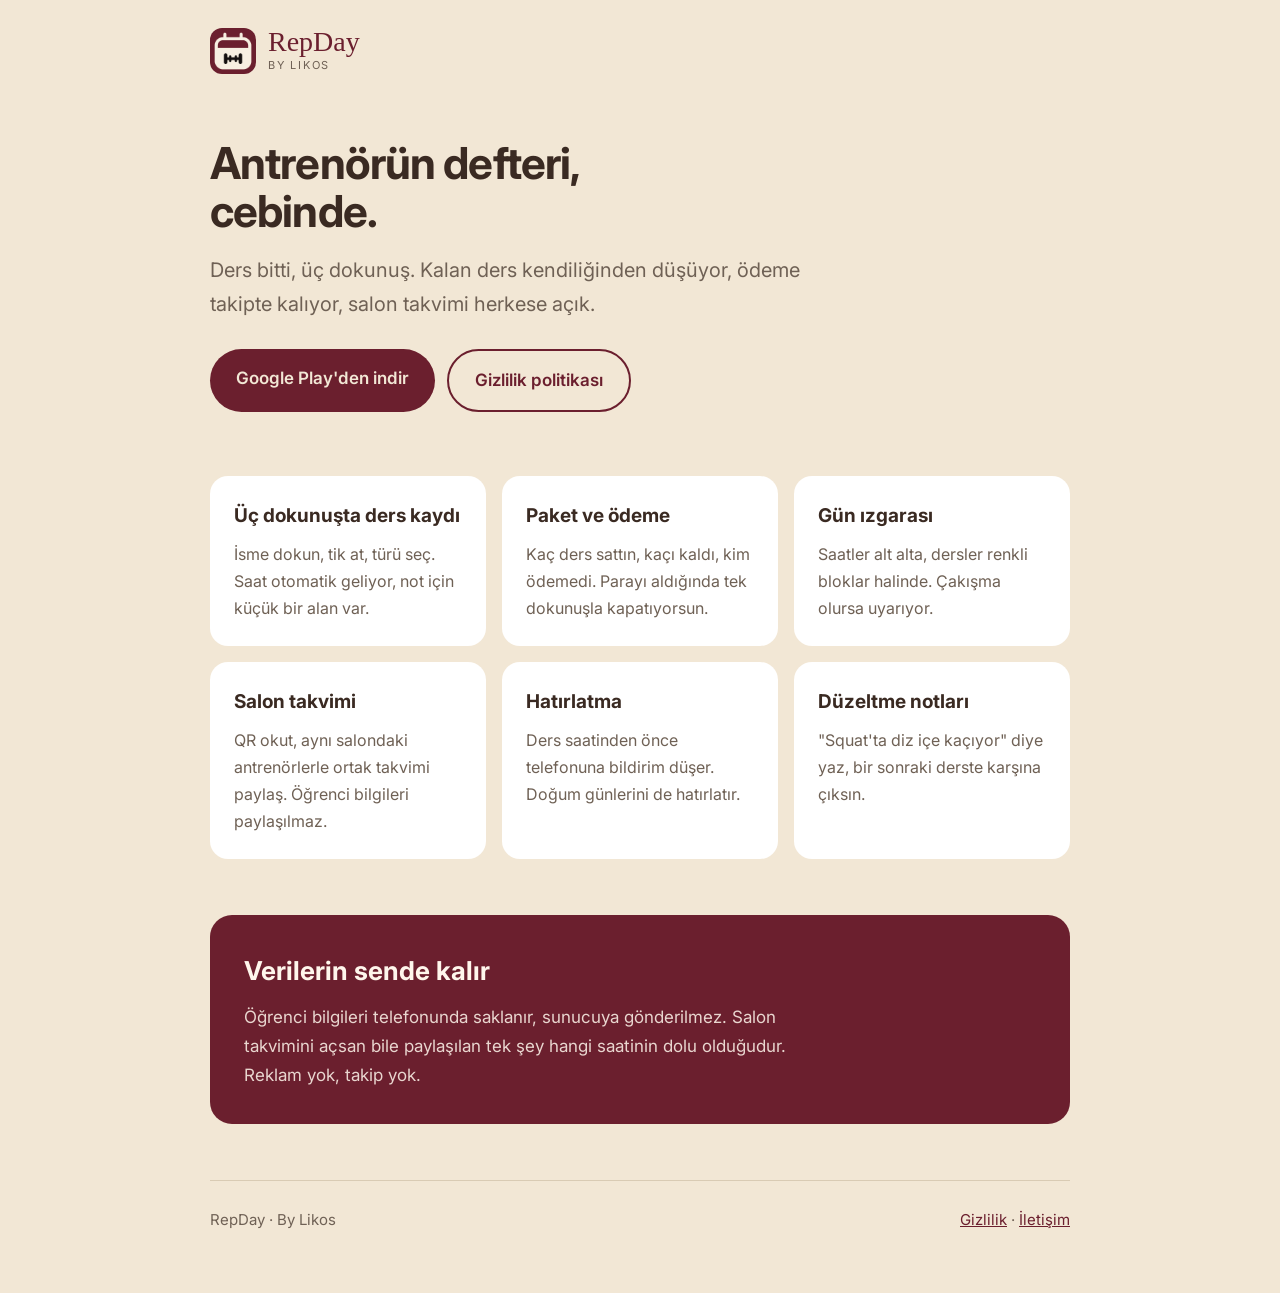
<file: index.html>
<!DOCTYPE html>
<html lang="tr">
<head>
<meta charset="utf-8">
<meta name="viewport" content="width=device-width, initial-scale=1">
<title>RepDay · Antrenörün defteri</title>
<meta name="description" content="Dersleri işle, paketleri takip et, salon takvimini paylaş. Antrenörler için sade bir defter.">
<meta property="og:title" content="RepDay · Antrenörün defteri">
<meta property="og:description" content="Dersleri işle, paketleri takip et, salon takvimini paylaş.">
<meta property="og:image" content="repday-icon.png">
<link rel="icon" href="repday-icon.png">
<link href="https://fonts.googleapis.com/css2?family=Inter:wght@400;500;600;700&family=Permanent+Marker&display=swap" rel="stylesheet">
<style>
  :root{--bordo:#6B1F2E;--krem:#F2E7D5;--kart:#FFFFFF;--metin:#3A2A22;--soluk:#6F6155;--cizgi:#D9CBB4}
  *{box-sizing:border-box;margin:0;padding:0}
  body{background:var(--krem);color:var(--metin);font:400 17px/1.7 Inter,system-ui,sans-serif}
  .sar{max-width:900px;margin:0 auto;padding:0 20px}
  header{padding:28px 0;display:flex;align-items:center;gap:12px}
  header img{width:46px;height:46px;border-radius:12px}
  .marka{font-family:'Permanent Marker',cursive;font-size:28px;color:var(--bordo);line-height:1}
  .by{font-size:11px;letter-spacing:.16em;color:var(--soluk)}
  .kahraman{padding:36px 0 56px}
  h1{font-size:44px;line-height:1.1;letter-spacing:-.02em;margin-bottom:18px;max-width:16ch}
  .alt{font-size:20px;color:var(--soluk);max-width:46ch;margin-bottom:28px}
  .dugmeler{display:flex;gap:12px;flex-wrap:wrap}
  .btn{display:inline-block;background:var(--bordo);color:var(--krem);padding:15px 26px;border-radius:99px;
       text-decoration:none;font-weight:600}
  .btn.bos{background:transparent;color:var(--bordo);border:2px solid var(--bordo)}
  .izgara{display:grid;grid-template-columns:repeat(auto-fit,minmax(250px,1fr));gap:16px;padding:8px 0 56px}
  .kart{background:var(--kart);border-radius:18px;padding:24px}
  .kart h3{font-size:19px;margin-bottom:8px}
  .kart p{color:var(--soluk);font-size:16px}
  .serit{background:var(--bordo);color:#FFF6EC;border-radius:22px;padding:34px;margin-bottom:56px}
  .serit h2{font-size:26px;margin-bottom:10px}
  .serit p{opacity:.85;max-width:52ch}
  footer{border-top:1px solid var(--cizgi);padding:26px 0 60px;color:var(--soluk);font-size:15px;
         display:flex;gap:18px;flex-wrap:wrap;justify-content:space-between}
  footer a{color:var(--bordo)}
  @media(max-width:640px){h1{font-size:32px}.alt{font-size:18px}}
</style>
</head>
<body>
<div class="sar">
  <header>
    <img src="repday-icon.png" alt="RepDay">
    <div><div class="marka">RepDay</div><div class="by">BY LIKOS</div></div>
  </header>

  <section class="kahraman">
    <h1>Antrenörün defteri, cebinde.</h1>
    <p class="alt">Ders bitti, üç dokunuş. Kalan ders kendiliğinden düşüyor, ödeme takipte kalıyor, salon takvimi herkese açık.</p>
    <div class="dugmeler">
      <a class="btn" href="#">Google Play'den indir</a>
      <a class="btn bos" href="gizlilik.html">Gizlilik politikası</a>
    </div>
  </section>

  <section class="izgara">
    <div class="kart"><h3>Üç dokunuşta ders kaydı</h3><p>İsme dokun, tik at, türü seç. Saat otomatik geliyor, not için küçük bir alan var.</p></div>
    <div class="kart"><h3>Paket ve ödeme</h3><p>Kaç ders sattın, kaçı kaldı, kim ödemedi. Parayı aldığında tek dokunuşla kapatıyorsun.</p></div>
    <div class="kart"><h3>Gün ızgarası</h3><p>Saatler alt alta, dersler renkli bloklar halinde. Çakışma olursa uyarıyor.</p></div>
    <div class="kart"><h3>Salon takvimi</h3><p>QR okut, aynı salondaki antrenörlerle ortak takvimi paylaş. Öğrenci bilgileri paylaşılmaz.</p></div>
    <div class="kart"><h3>Hatırlatma</h3><p>Ders saatinden önce telefonuna bildirim düşer. Doğum günlerini de hatırlatır.</p></div>
    <div class="kart"><h3>Düzeltme notları</h3><p>"Squat'ta diz içe kaçıyor" diye yaz, bir sonraki derste karşına çıksın.</p></div>
  </section>

  <section class="serit">
    <h2>Verilerin sende kalır</h2>
    <p>Öğrenci bilgileri telefonunda saklanır, sunucuya gönderilmez. Salon takvimini açsan bile paylaşılan tek şey hangi saatinin dolu olduğudur. Reklam yok, takip yok.</p>
  </section>

  <footer>
    <span>RepDay · By Likos</span>
    <span><a href="gizlilik.html">Gizlilik</a> · <a href="mailto:gokhanlikos3435@gmail.com">İletişim</a></span>
  </footer>
</div>
</body>
</html>
</file>
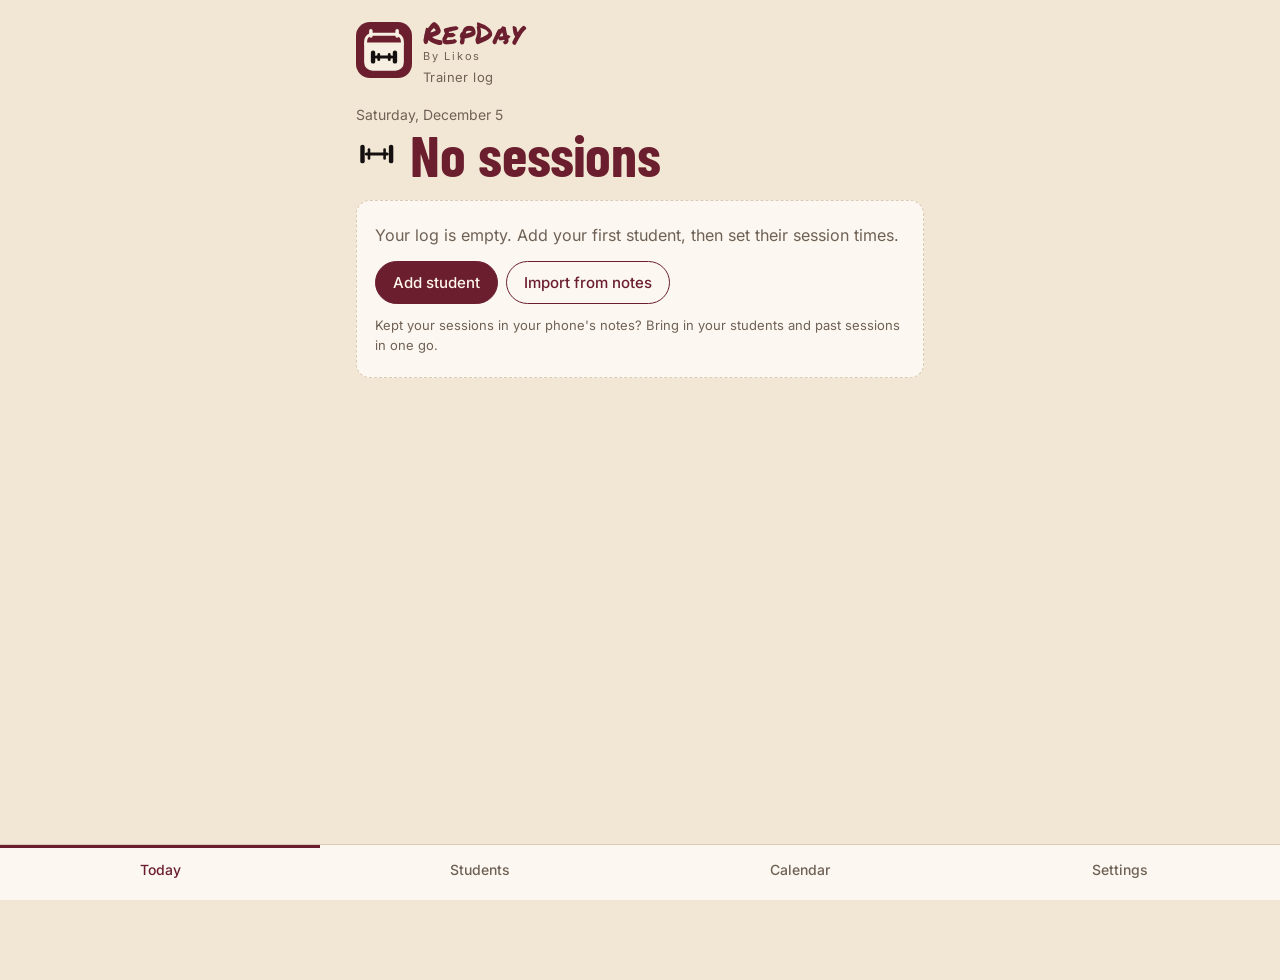
<file: uygulama/index.html>
<!doctype html>
<html lang="tr">
  <head>
    <meta charset="UTF-8" />
    <link rel="icon" type="image/svg+xml" href="./favicon.svg" />
    <meta name="viewport" content="width=device-width, initial-scale=1.0, viewport-fit=cover" />
    <title>RepDay</title>
    <script type="module" crossorigin src="./assets/index-BPRRx82Q.js"></script>
    <link rel="stylesheet" crossorigin href="./assets/index-CtfPqK6G.css">
  </head>
  <body>
    <div id="root"></div>
  </body>
</html>
</file>
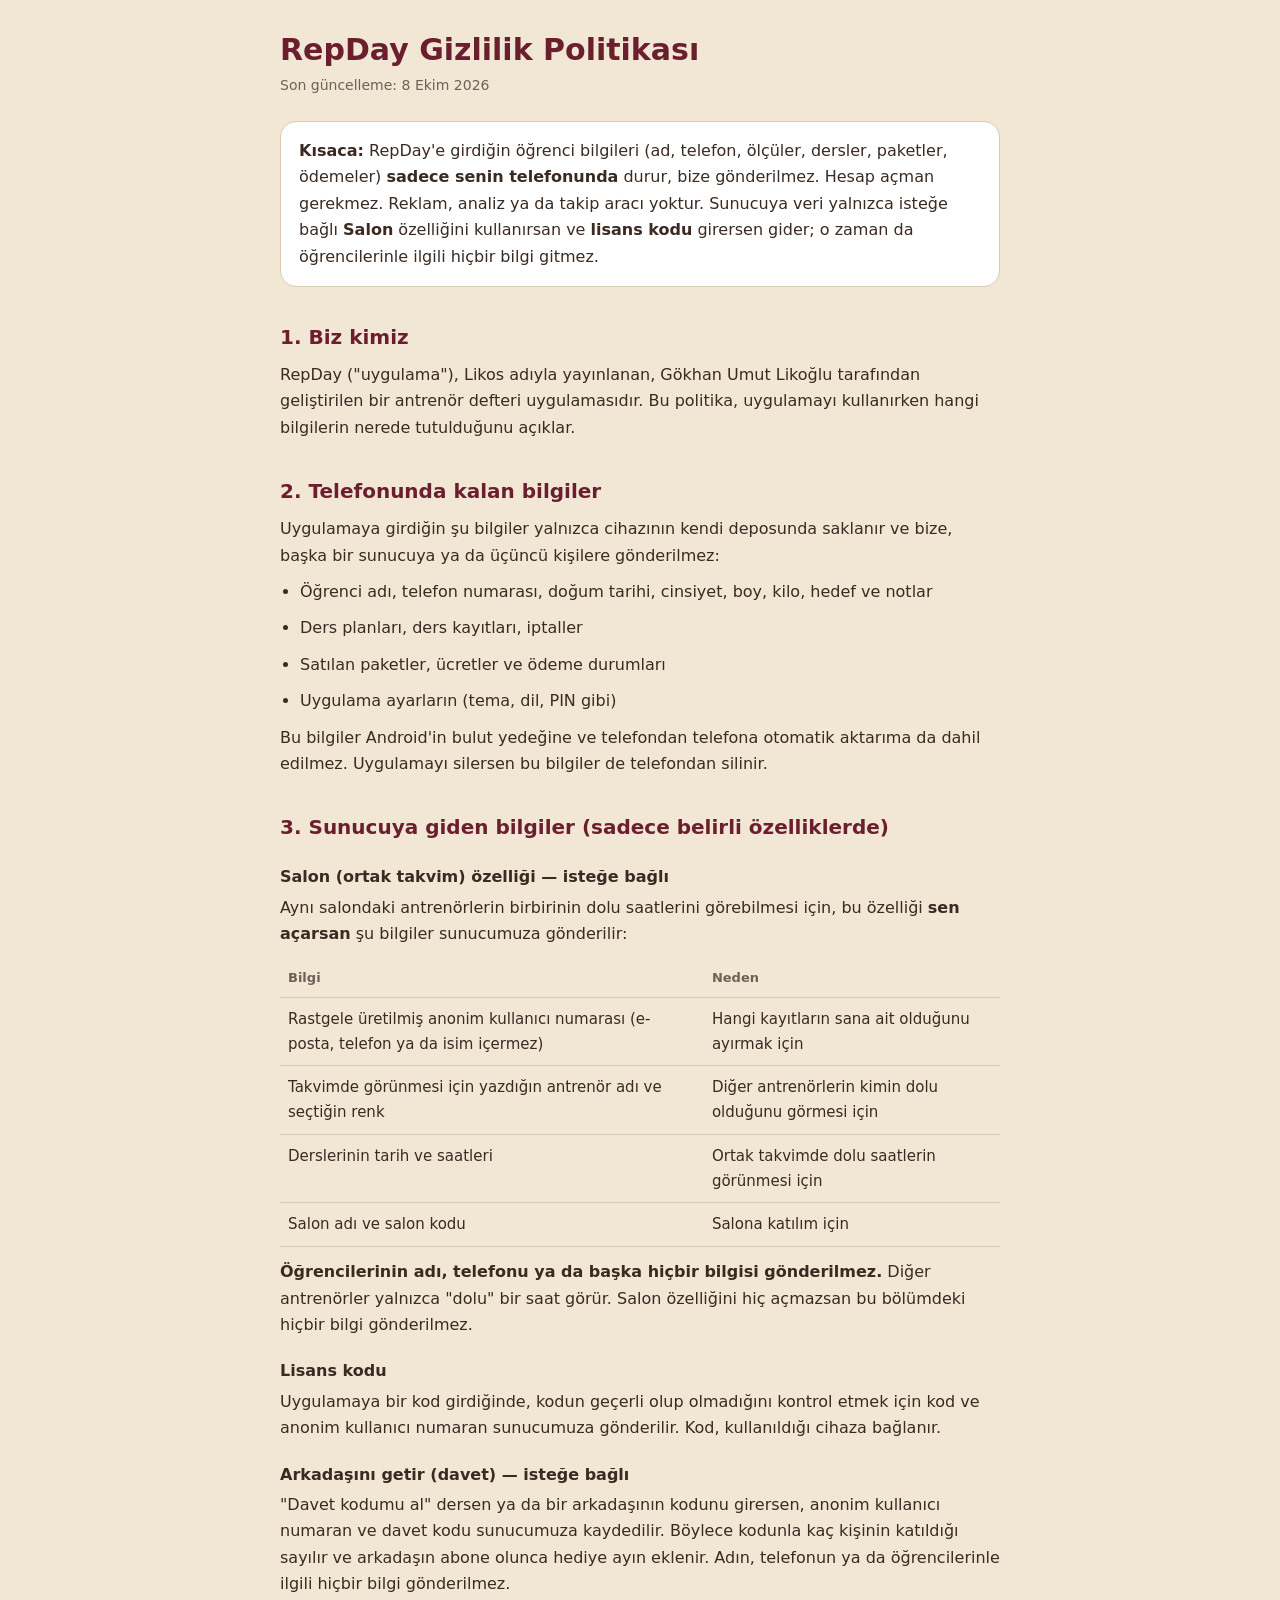
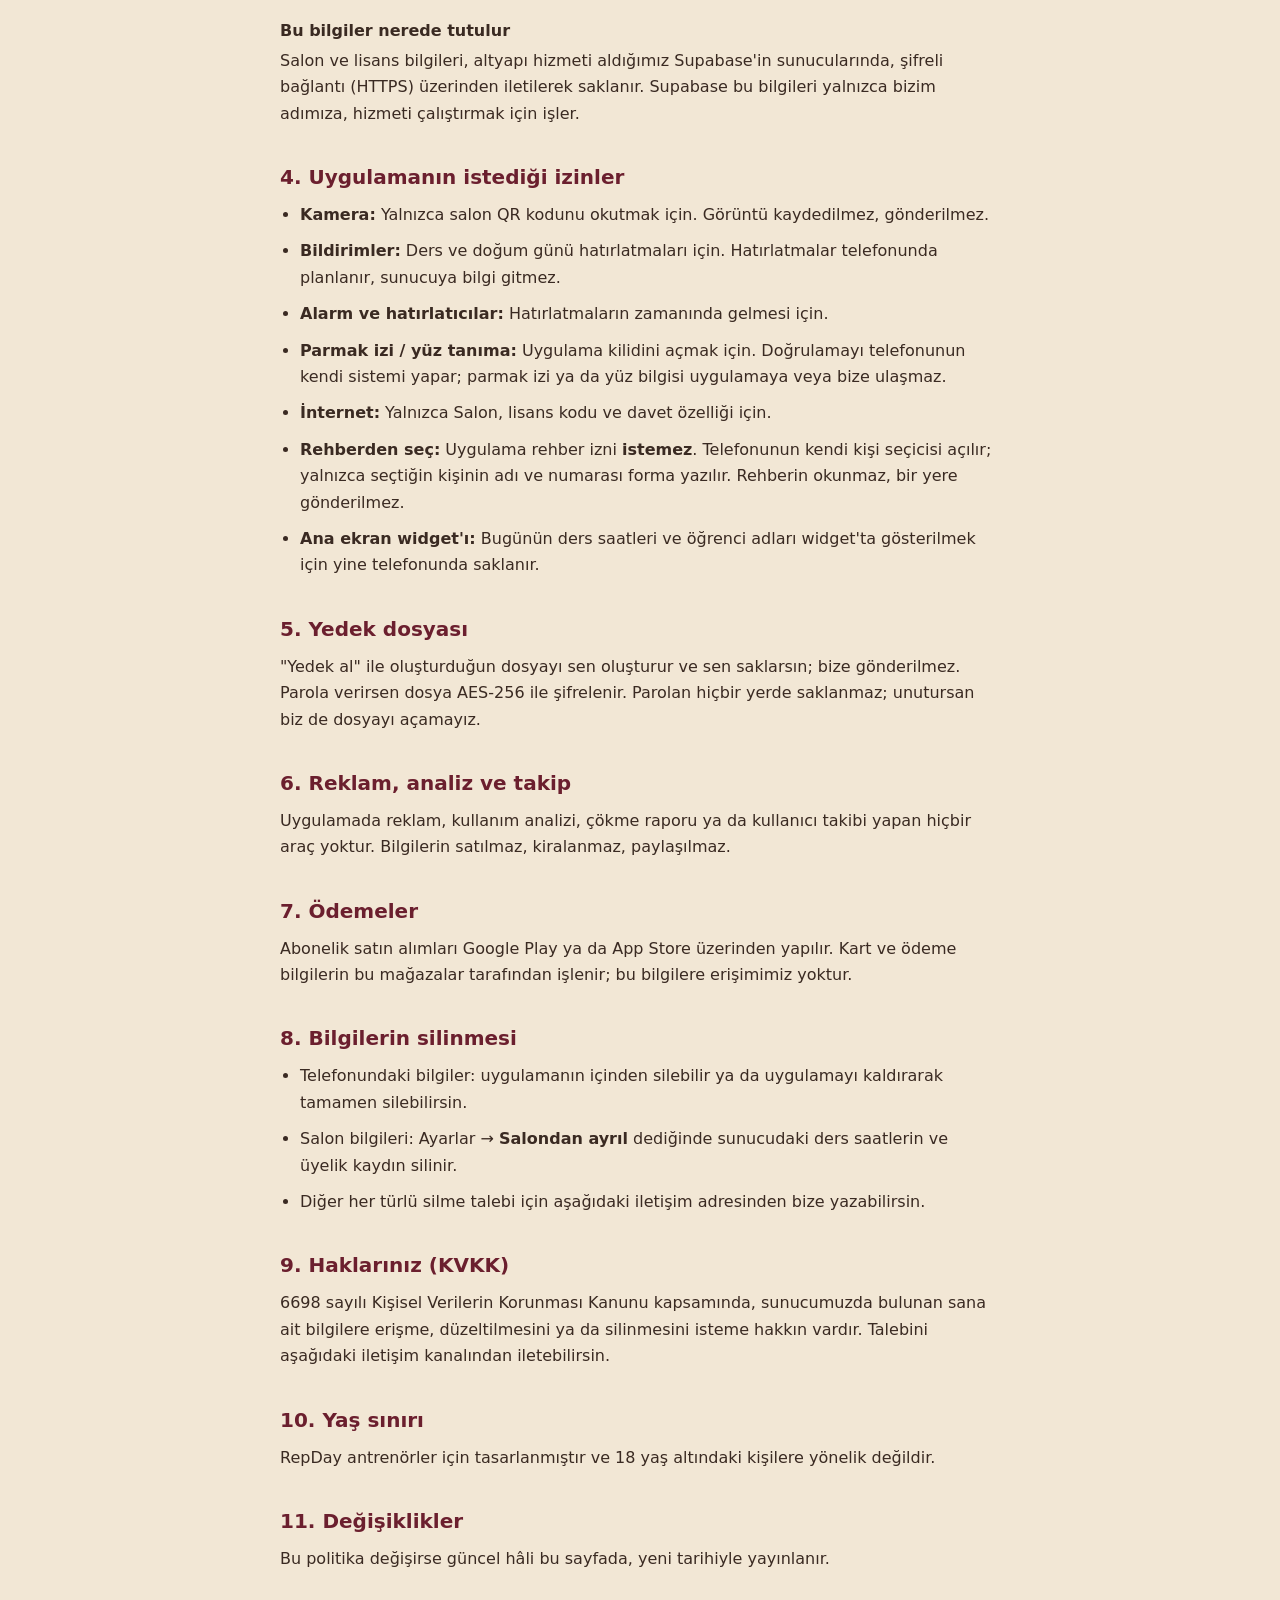
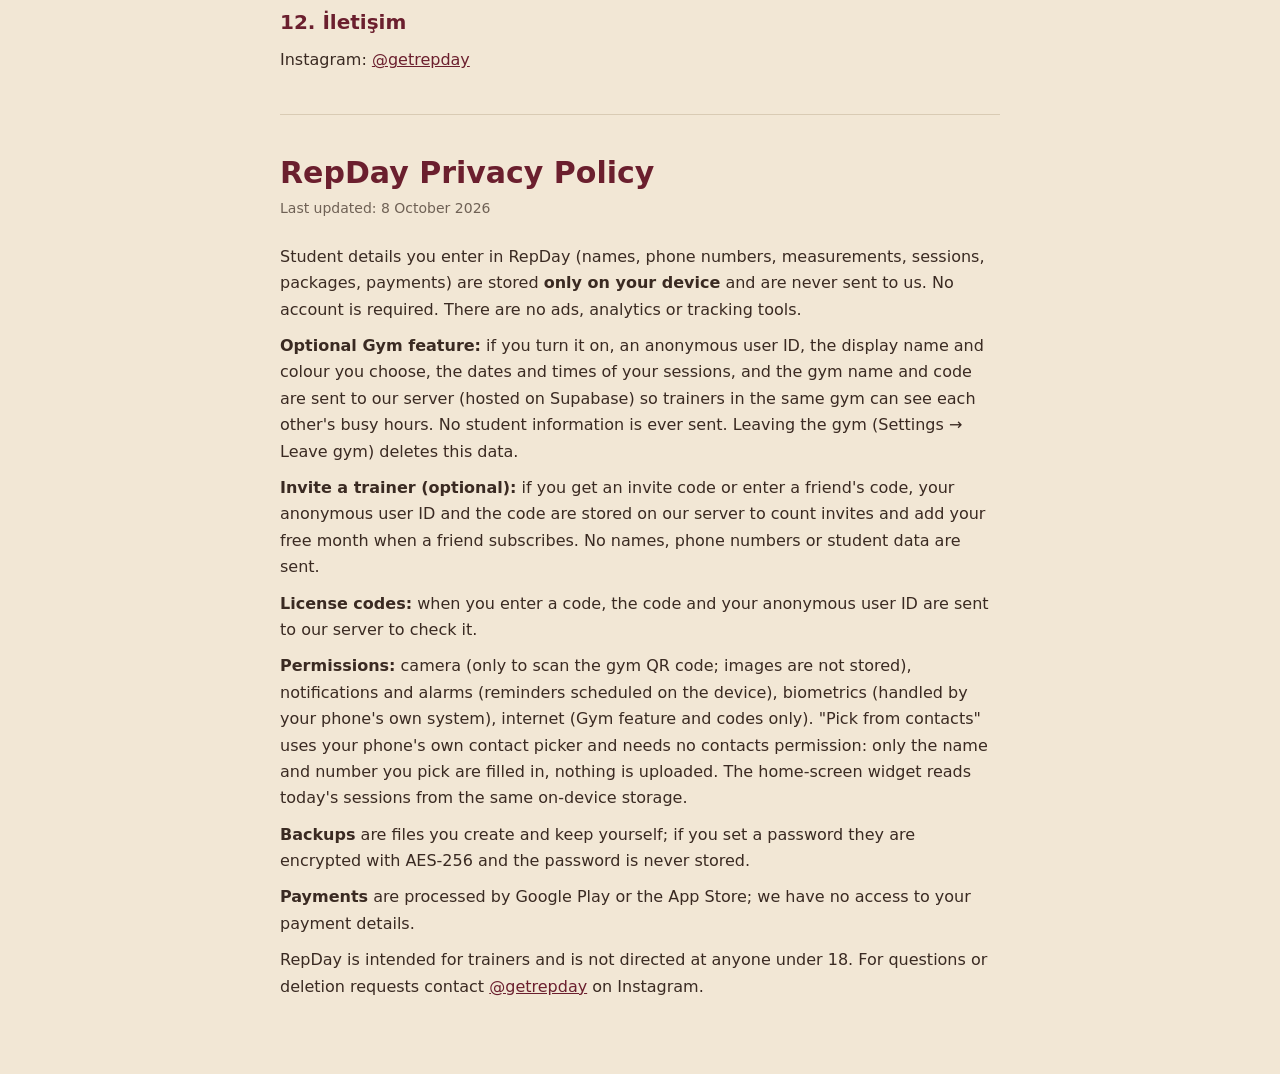
<file: gizlilik.html>
<!doctype html>
<html lang="tr">
<head>
<meta charset="utf-8">
<meta name="viewport" content="width=device-width,initial-scale=1">
<title>RepDay · Gizlilik Politikası</title>
<style>
  :root{--bordo:#6B1F2E;--krem:#F2E7D5;--kart:#FFFFFF;--metin:#3A2A22;--soluk:#6F6155;--cizgi:#D9CBB4}
  @media (prefers-color-scheme: dark){:root{--bordo:#F2B8A8;--krem:#171311;--kart:#221C19;--metin:#F0E8E0;--soluk:#9A8B82;--cizgi:#342A26}}
  *{box-sizing:border-box}
  body{margin:0;background:var(--krem);color:var(--metin);font:16px/1.65 system-ui,-apple-system,"Segoe UI",Roboto,sans-serif;padding:32px 16px 64px}
  main{max-width:720px;margin:0 auto}
  h1{color:var(--bordo);font-size:30px;line-height:1.2;margin:0 0 6px}
  h2{color:var(--bordo);font-size:20px;margin:34px 0 8px}
  h3{font-size:16px;margin:20px 0 4px}
  p,li{margin:0 0 10px}
  ul{padding-left:20px;margin:0 0 10px}
  .tarih{color:var(--soluk);font-size:14px;margin-bottom:24px}
  .kutu{background:var(--kart);border:1px solid var(--cizgi);border-radius:16px;padding:16px 18px;margin:16px 0}
  table{width:100%;border-collapse:collapse;font-size:15px;margin:8px 0 12px}
  th,td{text-align:left;vertical-align:top;padding:9px 8px;border-bottom:1px solid var(--cizgi)}
  th{color:var(--soluk);font-weight:600;font-size:13px}
  a{color:var(--bordo)}
  hr{border:0;border-top:1px solid var(--cizgi);margin:40px 0}
</style>
</head>
<body>
<main>

<h1>RepDay Gizlilik Politikası</h1>
<p class="tarih">Son güncelleme: 8 Ekim 2026</p>

<div class="kutu">
<b>Kısaca:</b> RepDay'e girdiğin öğrenci bilgileri (ad, telefon, ölçüler, dersler,
paketler, ödemeler) <b>sadece senin telefonunda</b> durur, bize gönderilmez.
Hesap açman gerekmez. Reklam, analiz ya da takip aracı yoktur. Sunucuya veri
yalnızca isteğe bağlı <b>Salon</b> özelliğini kullanırsan ve <b>lisans kodu</b>
girersen gider; o zaman da öğrencilerinle ilgili hiçbir bilgi gitmez.
</div>

<h2>1. Biz kimiz</h2>
<p>RepDay ("uygulama"), Likos adıyla yayınlanan, Gökhan Umut Likoğlu tarafından
geliştirilen bir antrenör defteri uygulamasıdır. Bu politika, uygulamayı
kullanırken hangi bilgilerin nerede tutulduğunu açıklar.</p>

<h2>2. Telefonunda kalan bilgiler</h2>
<p>Uygulamaya girdiğin şu bilgiler yalnızca cihazının kendi deposunda saklanır
ve bize, başka bir sunucuya ya da üçüncü kişilere gönderilmez:</p>
<ul>
  <li>Öğrenci adı, telefon numarası, doğum tarihi, cinsiyet, boy, kilo, hedef ve notlar</li>
  <li>Ders planları, ders kayıtları, iptaller</li>
  <li>Satılan paketler, ücretler ve ödeme durumları</li>
  <li>Uygulama ayarların (tema, dil, PIN gibi)</li>
</ul>
<p>Bu bilgiler Android'in bulut yedeğine ve telefondan telefona otomatik
aktarıma da dahil edilmez. Uygulamayı silersen bu bilgiler de telefondan silinir.</p>

<h2>3. Sunucuya giden bilgiler (sadece belirli özelliklerde)</h2>

<h3>Salon (ortak takvim) özelliği — isteğe bağlı</h3>
<p>Aynı salondaki antrenörlerin birbirinin dolu saatlerini görebilmesi için,
bu özelliği <b>sen açarsan</b> şu bilgiler sunucumuza gönderilir:</p>
<table>
  <tr><th>Bilgi</th><th>Neden</th></tr>
  <tr><td>Rastgele üretilmiş anonim kullanıcı numarası (e-posta, telefon ya da isim içermez)</td><td>Hangi kayıtların sana ait olduğunu ayırmak için</td></tr>
  <tr><td>Takvimde görünmesi için yazdığın antrenör adı ve seçtiğin renk</td><td>Diğer antrenörlerin kimin dolu olduğunu görmesi için</td></tr>
  <tr><td>Derslerinin tarih ve saatleri</td><td>Ortak takvimde dolu saatlerin görünmesi için</td></tr>
  <tr><td>Salon adı ve salon kodu</td><td>Salona katılım için</td></tr>
</table>
<p><b>Öğrencilerinin adı, telefonu ya da başka hiçbir bilgisi gönderilmez.</b>
Diğer antrenörler yalnızca "dolu" bir saat görür. Salon özelliğini hiç
açmazsan bu bölümdeki hiçbir bilgi gönderilmez.</p>

<h3>Lisans kodu</h3>
<p>Uygulamaya bir kod girdiğinde, kodun geçerli olup olmadığını kontrol etmek
için kod ve anonim kullanıcı numaran sunucumuza gönderilir. Kod, kullanıldığı
cihaza bağlanır.</p>

<h3>Arkadaşını getir (davet) — isteğe bağlı</h3>
<p>"Davet kodumu al" dersen ya da bir arkadaşının kodunu girersen, anonim
kullanıcı numaran ve davet kodu sunucumuza kaydedilir. Böylece kodunla kaç
kişinin katıldığı sayılır ve arkadaşın abone olunca hediye ayın eklenir.
Adın, telefonun ya da öğrencilerinle ilgili hiçbir bilgi gönderilmez.</p>

<h3>Bu bilgiler nerede tutulur</h3>
<p>Salon ve lisans bilgileri, altyapı hizmeti aldığımız Supabase'in
sunucularında, şifreli bağlantı (HTTPS) üzerinden iletilerek saklanır.
Supabase bu bilgileri yalnızca bizim adımıza, hizmeti çalıştırmak için işler.</p>

<h2>4. Uygulamanın istediği izinler</h2>
<ul>
  <li><b>Kamera:</b> Yalnızca salon QR kodunu okutmak için. Görüntü kaydedilmez, gönderilmez.</li>
  <li><b>Bildirimler:</b> Ders ve doğum günü hatırlatmaları için. Hatırlatmalar telefonunda planlanır, sunucuya bilgi gitmez.</li>
  <li><b>Alarm ve hatırlatıcılar:</b> Hatırlatmaların zamanında gelmesi için.</li>
  <li><b>Parmak izi / yüz tanıma:</b> Uygulama kilidini açmak için. Doğrulamayı telefonunun kendi sistemi yapar; parmak izi ya da yüz bilgisi uygulamaya veya bize ulaşmaz.</li>
  <li><b>İnternet:</b> Yalnızca Salon, lisans kodu ve davet özelliği için.</li>
  <li><b>Rehberden seç:</b> Uygulama rehber izni <b>istemez</b>. Telefonunun kendi kişi seçicisi açılır; yalnızca seçtiğin kişinin adı ve numarası forma yazılır. Rehberin okunmaz, bir yere gönderilmez.</li>
  <li><b>Ana ekran widget'ı:</b> Bugünün ders saatleri ve öğrenci adları widget'ta gösterilmek için yine telefonunda saklanır.</li>
</ul>

<h2>5. Yedek dosyası</h2>
<p>"Yedek al" ile oluşturduğun dosyayı sen oluşturur ve sen saklarsın; bize
gönderilmez. Parola verirsen dosya AES-256 ile şifrelenir. Parolan hiçbir
yerde saklanmaz; unutursan biz de dosyayı açamayız.</p>

<h2>6. Reklam, analiz ve takip</h2>
<p>Uygulamada reklam, kullanım analizi, çökme raporu ya da kullanıcı takibi
yapan hiçbir araç yoktur. Bilgilerin satılmaz, kiralanmaz, paylaşılmaz.</p>

<h2>7. Ödemeler</h2>
<p>Abonelik satın alımları Google Play ya da App Store üzerinden yapılır.
Kart ve ödeme bilgilerin bu mağazalar tarafından işlenir; bu bilgilere
erişimimiz yoktur.</p>

<h2>8. Bilgilerin silinmesi</h2>
<ul>
  <li>Telefonundaki bilgiler: uygulamanın içinden silebilir ya da uygulamayı kaldırarak tamamen silebilirsin.</li>
  <li>Salon bilgileri: Ayarlar → <b>Salondan ayrıl</b> dediğinde sunucudaki ders saatlerin ve üyelik kaydın silinir.</li>
  <li>Diğer her türlü silme talebi için aşağıdaki iletişim adresinden bize yazabilirsin.</li>
</ul>

<h2>9. Haklarınız (KVKK)</h2>
<p>6698 sayılı Kişisel Verilerin Korunması Kanunu kapsamında, sunucumuzda
bulunan sana ait bilgilere erişme, düzeltilmesini ya da silinmesini isteme
hakkın vardır. Talebini aşağıdaki iletişim kanalından iletebilirsin.</p>

<h2>10. Yaş sınırı</h2>
<p>RepDay antrenörler için tasarlanmıştır ve 18 yaş altındaki kişilere yönelik değildir.</p>

<h2>11. Değişiklikler</h2>
<p>Bu politika değişirse güncel hâli bu sayfada, yeni tarihiyle yayınlanır.</p>

<h2>12. İletişim</h2>
<p>Instagram: <a href="https://instagram.com/getrepday">@getrepday</a></p>

<hr>

<h1>RepDay Privacy Policy</h1>
<p class="tarih">Last updated: 8 October 2026</p>

<p>Student details you enter in RepDay (names, phone numbers, measurements,
sessions, packages, payments) are stored <b>only on your device</b> and are
never sent to us. No account is required. There are no ads, analytics or
tracking tools.</p>

<p><b>Optional Gym feature:</b> if you turn it on, an anonymous user ID, the
display name and colour you choose, the dates and times of your sessions, and
the gym name and code are sent to our server (hosted on Supabase) so trainers
in the same gym can see each other's busy hours. No student information is
ever sent. Leaving the gym (Settings → Leave gym) deletes this data.</p>

<p><b>Invite a trainer (optional):</b> if you get an invite code or enter a
friend's code, your anonymous user ID and the code are stored on our server
to count invites and add your free month when a friend subscribes. No names,
phone numbers or student data are sent.</p>

<p><b>License codes:</b> when you enter a code, the code and your anonymous
user ID are sent to our server to check it.</p>

<p><b>Permissions:</b> camera (only to scan the gym QR code; images are not
stored), notifications and alarms (reminders scheduled on the device),
biometrics (handled by your phone's own system), internet (Gym feature and
codes only). "Pick from contacts" uses your phone's own contact picker and
needs no contacts permission: only the name and number you pick are filled
in, nothing is uploaded. The home-screen widget reads today's sessions from
the same on-device storage.</p>

<p><b>Backups</b> are files you create and keep yourself; if you set a
password they are encrypted with AES-256 and the password is never stored.</p>

<p><b>Payments</b> are processed by Google Play or the App Store; we have no
access to your payment details.</p>

<p>RepDay is intended for trainers and is not directed at anyone under 18.
For questions or deletion requests contact
<a href="https://instagram.com/getrepday">@getrepday</a> on Instagram.</p>

</main>
</body>
</html>
</file>
<file: uygulama/assets/index-CtfPqK6G.css>
*{margin:0;padding:0}html,body,#root{min-height:100%}@font-face{font-family:Inter;font-style:normal;font-display:swap;font-weight:400;src:url(./inter-latin-400-normal-C38fXH4l.woff2)format("woff2"),url(./inter-latin-400-normal-CyCys3Eg.woff)format("woff")}@font-face{font-family:Inter;font-style:normal;font-display:swap;font-weight:400;src:url(./inter-latin-ext-400-normal-C1nco2VV.woff2)format("woff2"),url(./inter-latin-ext-400-normal-77YHD8bZ.woff)format("woff")}@font-face{font-family:Inter;font-style:normal;font-display:swap;font-weight:500;src:url(./inter-latin-500-normal-Cerq10X2.woff2)format("woff2"),url(./inter-latin-500-normal-BL9OpVg8.woff)format("woff")}@font-face{font-family:Inter;font-style:normal;font-display:swap;font-weight:500;src:url(./inter-latin-ext-500-normal-CV4jyFjo.woff2)format("woff2"),url(./inter-latin-ext-500-normal-BxGbmqWO.woff)format("woff")}@font-face{font-family:Inter;font-style:normal;font-display:swap;font-weight:600;src:url(./inter-latin-600-normal-LgqL8muc.woff2)format("woff2"),url(./inter-latin-600-normal-CiBQ2DWP.woff)format("woff")}@font-face{font-family:Inter;font-style:normal;font-display:swap;font-weight:600;src:url(./inter-latin-ext-600-normal-D2bJ5OIk.woff2)format("woff2"),url(./inter-latin-ext-600-normal-CIVaiw4L.woff)format("woff")}@font-face{font-family:Inter;font-style:normal;font-display:swap;font-weight:700;src:url(./inter-latin-700-normal-Yt3aPRUw.woff2)format("woff2"),url(./inter-latin-700-normal-BLAVimhd.woff)format("woff")}@font-face{font-family:Inter;font-style:normal;font-display:swap;font-weight:700;src:url(./inter-latin-ext-700-normal-Ca8adRJv.woff2)format("woff2"),url(./inter-latin-ext-700-normal-TidjK2hL.woff)format("woff")}@font-face{font-family:Barlow Condensed;font-style:normal;font-display:swap;font-weight:600;src:url(./barlow-condensed-latin-600-normal-DepVgxBB.woff2)format("woff2"),url(./barlow-condensed-latin-600-normal-BFJEwTuo.woff)format("woff")}@font-face{font-family:Barlow Condensed;font-style:normal;font-display:swap;font-weight:600;src:url(./barlow-condensed-latin-ext-600-normal-18ESti3H.woff2)format("woff2"),url(./barlow-condensed-latin-ext-600-normal-Clv9cIcR.woff)format("woff")}@font-face{font-family:Barlow Condensed;font-style:normal;font-display:swap;font-weight:700;src:url(./barlow-condensed-latin-700-normal-v1xN8_Wq.woff2)format("woff2"),url(./barlow-condensed-latin-700-normal-Dmwat-ge.woff)format("woff")}@font-face{font-family:Barlow Condensed;font-style:normal;font-display:swap;font-weight:700;src:url(./barlow-condensed-latin-ext-700-normal-CwuXbfVR.woff2)format("woff2"),url(./barlow-condensed-latin-ext-700-normal-BIHFfxf0.woff)format("woff")}@font-face{font-family:Permanent Marker;font-style:normal;font-display:swap;font-weight:400;src:url(./permanent-marker-latin-400-normal-BF23djCy.woff2)format("woff2"),url(./permanent-marker-latin-400-normal-BnZj5c41.woff)format("woff")}
</file>
